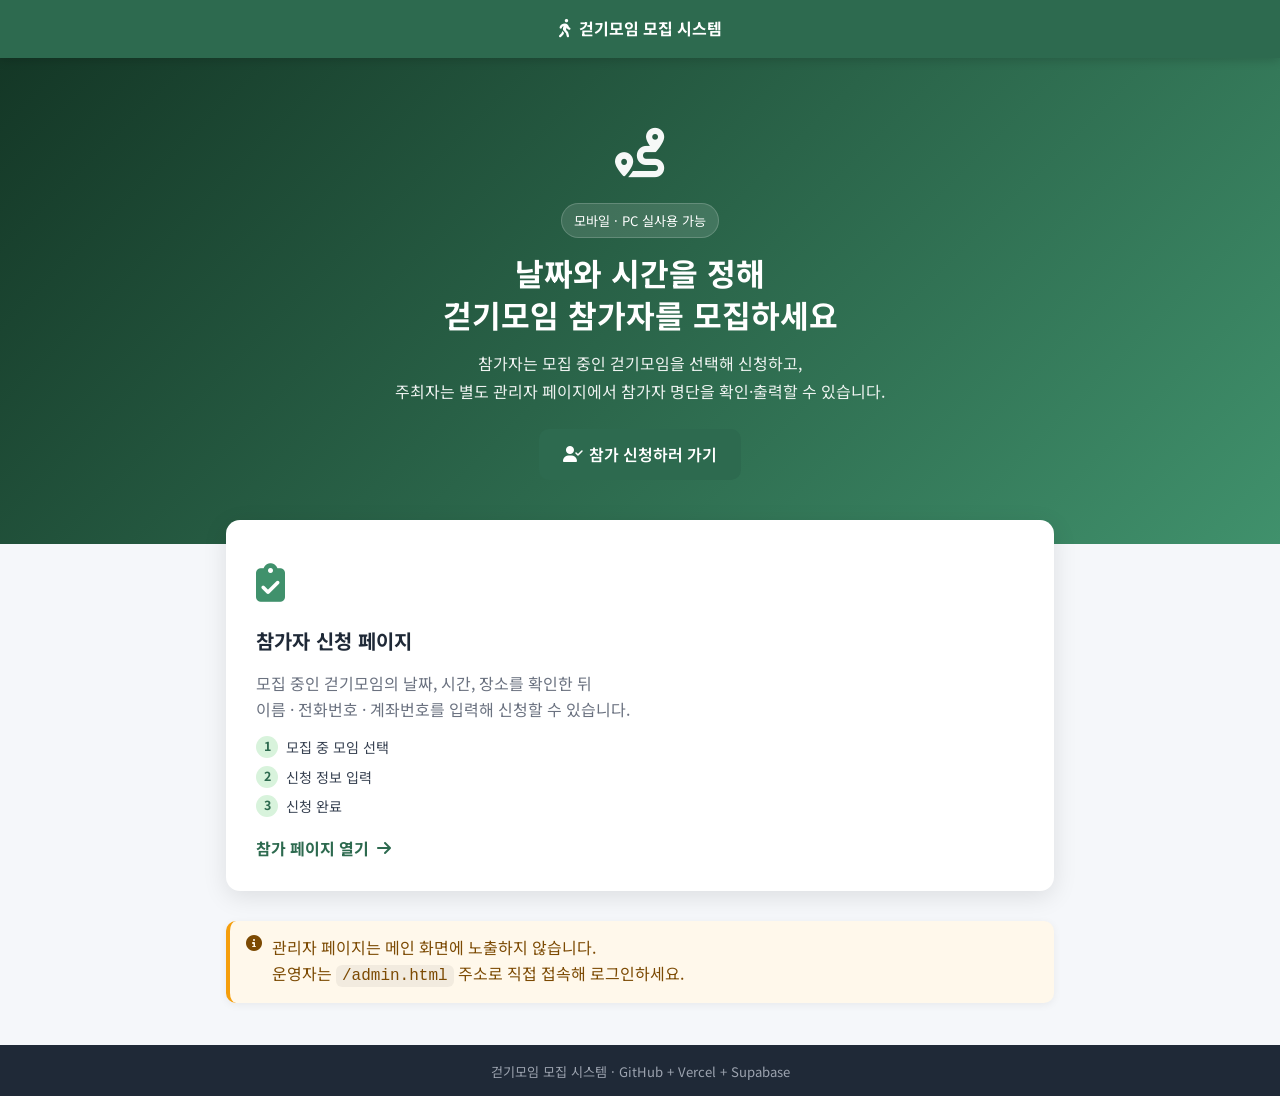
<file: index.html>
<!DOCTYPE html>
<html lang="ko">
<head>
  <meta charset="UTF-8" />
  <meta name="viewport" content="width=device-width, initial-scale=1.0" />
  <title>걷기모임 모집 시스템</title>
  <meta name="description" content="날짜와 시간을 지정해 걷기모임 참가자를 모집하고 관리하는 모바일/PC 웹사이트" />
  <link rel="stylesheet" href="css/style.css" />
  <link rel="preconnect" href="https://fonts.googleapis.com" />
  <link rel="preconnect" href="https://fonts.gstatic.com" crossorigin />
  <link href="https://fonts.googleapis.com/css2?family=Noto+Sans+KR:wght@300;400;500;700&display=swap" rel="stylesheet" />
  <link rel="stylesheet" href="https://cdn.jsdelivr.net/npm/@fortawesome/fontawesome-free@6.5.2/css/all.min.css" />
</head>
<body>
  <header class="site-header">
    <div class="header-inner center-only">
      <div class="logo">
        <i class="fas fa-person-walking"></i>
        <span>걷기모임 모집 시스템</span>
      </div>
    </div>
  </header>

  <main class="home-main">
    <section class="hero-section">
      <div class="hero-content">
        <div class="hero-icon"><i class="fas fa-route"></i></div>
        <p class="eyebrow">모바일 · PC 실사용 가능</p>
        <h1 class="hero-title">날짜와 시간을 정해<br />걷기모임 참가자를 모집하세요</h1>
        <p class="hero-desc">
          참가자는 모집 중인 걷기모임을 선택해 신청하고,<br />
          주최자는 별도 관리자 페이지에서 참가자 명단을 확인·출력할 수 있습니다.
        </p>
        <div class="hero-cta-group">
          <a href="user.html" class="btn btn-primary btn-lg">
            <i class="fas fa-user-check"></i> 참가 신청하러 가기
          </a>
        </div>
      </div>
    </section>

    <section class="mode-section">
      <div class="mode-cards one-card">
        <a href="user.html" class="mode-card user-card">
          <div class="card-icon">
            <i class="fas fa-clipboard-check"></i>
          </div>
          <h2>참가자 신청 페이지</h2>
          <p>
            모집 중인 걷기모임의 날짜, 시간, 장소를 확인한 뒤<br />
            이름 · 전화번호 · 계좌번호를 입력해 신청할 수 있습니다.
          </p>
          <div class="card-steps">
            <div class="step"><span class="step-num">1</span> 모집 중 모임 선택</div>
            <div class="step"><span class="step-num">2</span> 신청 정보 입력</div>
            <div class="step"><span class="step-num">3</span> 신청 완료</div>
          </div>
          <div class="card-cta">
            <span>참가 페이지 열기</span>
            <i class="fas fa-arrow-right"></i>
          </div>
        </a>
      </div>
    </section>

    <section class="notice-section">
      <div class="notice-box">
        <i class="fas fa-circle-info"></i>
        <p>
          관리자 페이지는 메인 화면에 노출하지 않습니다.<br />
          운영자는 <code>/admin.html</code> 주소로 직접 접속해 로그인하세요.
        </p>
      </div>
    </section>
  </main>

  <footer class="site-footer">
    <p>걷기모임 모집 시스템 · GitHub + Vercel + Supabase</p>
  </footer>
</body>
</html>
</file>
<file: css/style.css>
/* ============================================================
   걷기모임 모집 시스템 · GitHub + Vercel + Supabase 버전
   모바일 우선 반응형 디자인
   ============================================================ */

/* ── 리셋 & 기본 ────────────────────────────────────────────── */
*, *::before, *::after { box-sizing: border-box; margin: 0; padding: 0; }
html { font-size: 16px; scroll-behavior: smooth; }
body {
  font-family: 'Noto Sans KR', -apple-system, BlinkMacSystemFont, 'Malgun Gothic', sans-serif;
  background: #f5f7fa;
  color: #1f2937;
  min-height: 100vh;
  display: flex;
  flex-direction: column;
  line-height: 1.6;
  -webkit-text-size-adjust: 100%;
}
img { max-width: 100%; height: auto; }
a { color: inherit; text-decoration: none; }
button, input, textarea, select { font-family: inherit; font-size: inherit; }
button { border: none; background: none; cursor: pointer; }
code { font-family: 'D2Coding', 'Consolas', monospace; }

/* ── CSS 변수 ──────────────────────────────────────────────── */
:root {
  --green-950: #143726;
  --green-900: #1b4332;
  --green-700: #2d6a4f;
  --green-600: #40916c;
  --green-500: #52b788;
  --green-100: #d8f3dc;
  --green-50: #f1f8f5;
  --blue-600: #2563eb;
  --red-600: #dc2626;
  --red-100: #fee2e2;
  --amber-500: #f59e0b;
  --amber-100: #fef3c7;
  --gray-50: #f9fafb;
  --gray-100: #f3f4f6;
  --gray-200: #e5e7eb;
  --gray-300: #d1d5db;
  --gray-400: #9ca3af;
  --gray-500: #6b7280;
  --gray-700: #374151;
  --gray-800: #1f2937;
  --white: #ffffff;
  --radius: 14px;
  --radius-sm: 10px;
  --shadow-sm: 0 2px 8px rgba(0, 0, 0, .06);
  --shadow: 0 6px 24px rgba(0, 0, 0, .10);
  --shadow-lg: 0 20px 60px rgba(0, 0, 0, .22);
  --transition: .2s ease;
}

/* ── 공통 레이아웃 ──────────────────────────────────────────── */
.site-header {
  background: var(--green-700);
  color: var(--white);
  position: sticky;
  top: 0;
  z-index: 100;
  box-shadow: 0 2px 10px rgba(0, 0, 0, .16);
}
.header-inner {
  max-width: 1100px;
  margin: 0 auto;
  height: 58px;
  padding: 0 16px;
  display: flex;
  align-items: center;
  justify-content: space-between;
  gap: 10px;
}
.header-inner.center-only { justify-content: center; }
.header-spacer { width: 72px; }
.logo {
  display: flex;
  align-items: center;
  gap: 8px;
  font-weight: 700;
  white-space: nowrap;
}
.logo i { font-size: 1.15rem; }
.back-btn {
  display: inline-flex;
  align-items: center;
  gap: 6px;
  color: rgba(255,255,255,.88);
  font-size: .9rem;
  padding: 6px 10px;
  border-radius: 10px;
  transition: background var(--transition);
}
.back-btn:hover { background: rgba(255,255,255,.13); }
.admin-header-actions {
  display: flex;
  align-items: center;
  gap: 8px;
}
.admin-user-badge {
  background: rgba(255,255,255,.14);
  color: #fff;
  border: 1px solid rgba(255,255,255,.22);
  padding: 6px 10px;
  border-radius: 999px;
  font-size: .75rem;
  max-width: 220px;
  overflow: hidden;
  text-overflow: ellipsis;
  white-space: nowrap;
}

.page-main {
  max-width: 900px;
  width: 100%;
  margin: 0 auto;
  padding: 22px 16px 48px;
  flex: 1;
}
.admin-main { max-width: 1140px; }
.home-main { flex: 1; }

.site-footer {
  margin-top: auto;
  background: var(--gray-800);
  color: var(--gray-400);
  text-align: center;
  padding: 16px;
  font-size: .82rem;
}

/* ── 버튼 ───────────────────────────────────────────────────── */
.btn {
  display: inline-flex;
  align-items: center;
  justify-content: center;
  gap: 6px;
  border-radius: 10px;
  padding: 10px 18px;
  font-weight: 600;
  line-height: 1.2;
  transition: transform .1s ease, background var(--transition), border-color var(--transition), color var(--transition), box-shadow var(--transition);
  border: 2px solid transparent;
}
.btn:active { transform: scale(.98); }
.btn-primary { background: var(--green-700); color: var(--white); }
.btn-primary:hover { background: var(--green-900); }
.btn-secondary { background: var(--gray-200); color: var(--gray-800); }
.btn-secondary:hover { background: var(--gray-300); }
.btn-danger { background: var(--red-600); color: var(--white); }
.btn-danger:hover { background: #b91c1c; }
.btn-warning { background: var(--amber-500); color: var(--white); }
.btn-warning:hover { background: #d97706; }
.btn-outline { background: transparent; color: var(--white); border-color: rgba(255,255,255,.55); }
.btn-outline:hover { background: rgba(255,255,255,.10); }
.btn-outline-green { background: transparent; color: var(--green-700); border-color: var(--green-500); }
.btn-outline-green:hover { background: var(--green-50); }
.btn-disabled { background: var(--gray-200); color: var(--gray-400); cursor: not-allowed; }
.btn-full { width: 100%; }
.btn-sm { padding: 8px 12px; font-size: .84rem; }
.btn-xs { padding: 5px 8px; font-size: .78rem; border-radius: 8px; }
.btn-lg { padding: 14px 22px; font-size: 1rem; }

/* ── 홈 화면 ─────────────────────────────────────────────────── */
.hero-section {
  background: linear-gradient(135deg, var(--green-950) 0%, var(--green-600) 100%);
  color: var(--white);
  text-align: center;
  padding: 52px 18px 64px;
}
.hero-content { max-width: 900px; margin: 0 auto; }
.hero-icon { font-size: 3.1rem; margin-bottom: 14px; opacity: .96; }
.eyebrow {
  display: inline-block;
  background: rgba(255,255,255,.12);
  border: 1px solid rgba(255,255,255,.18);
  border-radius: 999px;
  padding: 6px 12px;
  font-size: .82rem;
  margin-bottom: 14px;
}
.hero-title {
  font-size: 1.95rem;
  line-height: 1.35;
  font-weight: 700;
  margin-bottom: 12px;
}
.hero-desc {
  font-size: 1rem;
  opacity: .92;
  line-height: 1.75;
}
.hero-cta-group {
  margin-top: 24px;
  display: flex;
  justify-content: center;
}
.mode-section {
  max-width: 860px;
  margin: -24px auto 0;
  padding: 0 16px 30px;
}
.mode-cards { display: grid; gap: 16px; }
.mode-cards.one-card { grid-template-columns: 1fr; }
.mode-card {
  background: var(--white);
  border-radius: var(--radius);
  padding: 28px;
  box-shadow: var(--shadow);
  display: flex;
  flex-direction: column;
  gap: 14px;
  border: 2px solid transparent;
  transition: transform var(--transition), border-color var(--transition), box-shadow var(--transition);
}
.mode-card:hover {
  transform: translateY(-4px);
  border-color: var(--green-500);
  box-shadow: 0 12px 36px rgba(0,0,0,.12);
}
.card-icon { font-size: 2.4rem; color: var(--green-600); }
.mode-card h2 { font-size: 1.24rem; }
.mode-card p { color: var(--gray-500); }
.card-steps { display: flex; flex-direction: column; gap: 7px; }
.step { display: flex; align-items: center; gap: 8px; color: var(--gray-700); font-size: .88rem; }
.step-num {
  width: 22px;
  height: 22px;
  border-radius: 50%;
  background: var(--green-100);
  color: var(--green-700);
  display: inline-flex;
  align-items: center;
  justify-content: center;
  font-size: .78rem;
  font-weight: 700;
  flex-shrink: 0;
}
.card-cta {
  display: inline-flex;
  align-items: center;
  gap: 8px;
  margin-top: 4px;
  color: var(--green-700);
  font-weight: 700;
}
.notice-section { max-width: 860px; margin: 0 auto; padding: 0 16px 42px; }
.notice-box {
  display: flex;
  align-items: flex-start;
  gap: 10px;
  background: #fff8eb;
  border-left: 4px solid var(--amber-500);
  color: #7c4a03;
  border-radius: 10px;
  padding: 14px 16px;
  box-shadow: var(--shadow-sm);
}
.notice-box code { background: rgba(0,0,0,.05); padding: 2px 6px; border-radius: 6px; }

/* ── 공통 콘텐츠 블록 ───────────────────────────────────────── */
.section-block {
  background: var(--white);
  border-radius: var(--radius);
  padding: 24px;
  box-shadow: var(--shadow-sm);
  margin-bottom: 20px;
}
.section-title {
  display: flex;
  align-items: center;
  gap: 8px;
  color: var(--green-700);
  font-size: 1.12rem;
  margin-bottom: 18px;
}
.info-banner,
.config-alert {
  display: flex;
  align-items: flex-start;
  gap: 10px;
  border-radius: 10px;
  padding: 14px 16px;
  margin-bottom: 18px;
  font-size: .92rem;
}
.info-banner {
  background: var(--green-50);
  color: var(--green-900);
  border-left: 4px solid var(--green-600);
}
.config-alert {
  background: var(--amber-100);
  color: #7c4a03;
  border-left: 4px solid var(--amber-500);
}
.config-alert.compact { margin-bottom: 8px; font-size: .85rem; }
.config-alert code { background: rgba(255,255,255,.65); padding: 2px 6px; border-radius: 6px; }

.loading-state,
.empty-state,
.error-state {
  display: flex;
  flex-direction: column;
  align-items: center;
  justify-content: center;
  gap: 12px;
  padding: 46px 18px;
  text-align: center;
  color: var(--gray-500);
}
.loading-state i,
.empty-state i,
.error-state i { font-size: 2rem; }
.error-state i { color: var(--amber-500); }
.empty-cell { text-align: center; color: var(--gray-500); padding: 22px; }

/* ── 폼 공통 ────────────────────────────────────────────────── */
.apply-form { display: flex; flex-direction: column; gap: 16px; }
.form-group { display: flex; flex-direction: column; gap: 6px; }
.form-group label { font-weight: 600; color: var(--gray-800); }
.form-group input,
.form-group textarea,
.form-group select {
  width: 100%;
  border: 2px solid var(--gray-200);
  background: var(--white);
  border-radius: 12px;
  padding: 12px 14px;
  transition: border-color var(--transition), box-shadow var(--transition);
  -webkit-appearance: none;
}
.form-group input:focus,
.form-group textarea:focus,
.form-group select:focus {
  outline: none;
  border-color: var(--green-600);
  box-shadow: 0 0 0 3px rgba(64,145,108,.15);
}
.form-group textarea { resize: vertical; min-height: 96px; }
.field-hint { color: var(--gray-400); font-size: .8rem; }
.required { color: var(--red-600); }
.form-actions {
  display: flex;
  gap: 10px;
  justify-content: flex-end;
  padding-top: 4px;
}
.form-row {
  display: grid;
  grid-template-columns: 1fr 1fr;
  gap: 12px;
}
.form-row-3 { grid-template-columns: 1.2fr 1fr 1fr; }
.input-with-icon { position: relative; }
.input-with-icon input { padding-right: 46px; }
.eye-btn {
  position: absolute;
  right: 10px;
  top: 50%;
  transform: translateY(-50%);
  width: 32px;
  height: 32px;
  border-radius: 8px;
  color: var(--gray-400);
}
.eye-btn:hover { background: var(--gray-100); }

/* ── 참가자 페이지 ──────────────────────────────────────────── */
.meeting-list { display: flex; flex-direction: column; gap: 14px; }
.meeting-card {
  background: var(--white);
  border-radius: var(--radius);
  border: 2px solid var(--gray-200);
  padding: 20px;
  box-shadow: var(--shadow-sm);
  display: flex;
  flex-direction
</file>
